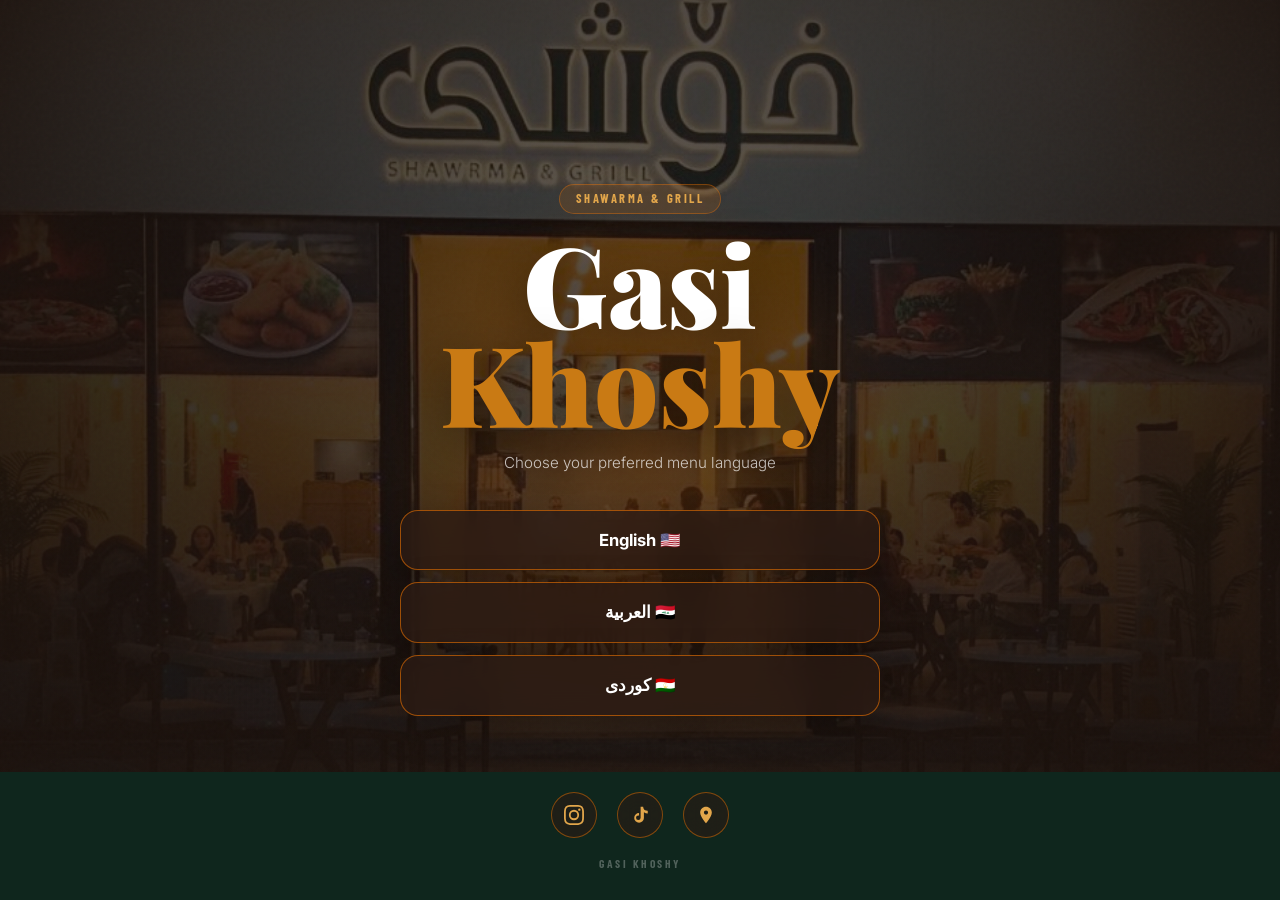
<file: index.html>
<!DOCTYPE html>
<html lang="en" dir="ltr">
<head>
  <meta charset="UTF-8" />
  <meta name="viewport" content="width=device-width, initial-scale=1.0" />
  <title>Gasi Khoshy - Welcome</title>
  <meta http-equiv="refresh" content="0; url=landing.html" />
  <link rel="canonical" href="landing.html" />
</head>
<body>
  <script>
    window.location.replace('landing.html');
  </script>
  <noscript>
    <a href="landing.html">Open Gasi Khoshy menu welcome page</a>
  </noscript>
</body>
</html>
</file>
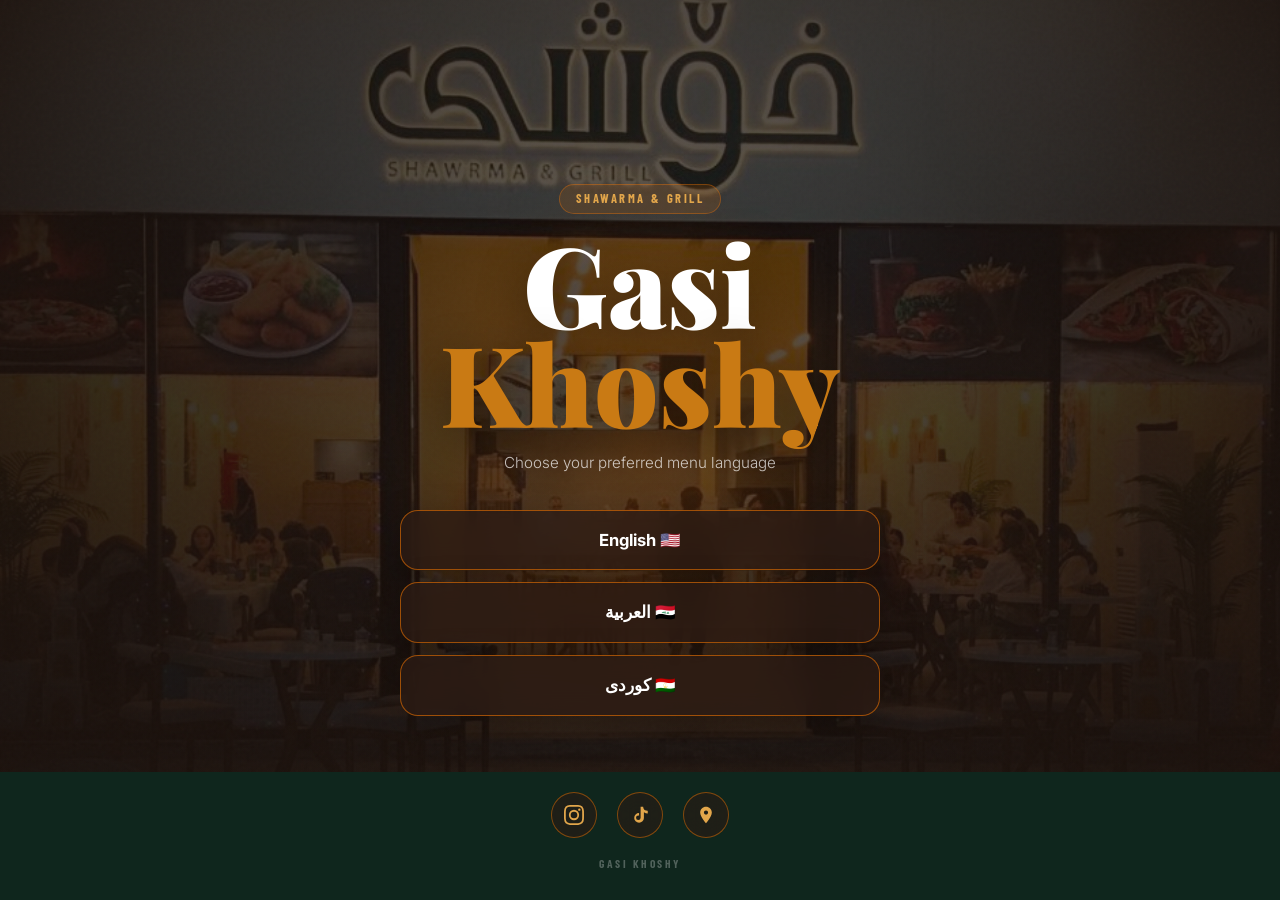
<file: landing.html>
<!DOCTYPE html>
<html lang="en" dir="ltr">
<head>
  <meta charset="UTF-8" />
  <meta name="viewport" content="width=device-width, initial-scale=1.0" />
  <title>Gasi Khoshy - Choose Language</title>
  <link
    href="https://fonts.googleapis.com/css2?family=Playfair+Display:wght@700;900&family=Inter:wght@300;400;500;600&family=Barlow+Condensed:wght@600;700&display=swap"
    rel="stylesheet"
  />
  <link rel="stylesheet" href="style.css" />
</head>
<body class="landing-page">
  <main class="landing-shell" aria-labelledby="landingTitle">
    <video
      class="landing-video"
      autoplay
      muted
      loop
      playsinline
      preload="metadata"
    >
      <source src="assets/videos/hero.mp4" type="video/mp4" />
    </video>

    <div class="landing-overlay"></div>

    <section class="landing-content">
      <p class="landing-eyebrow">Shawarma & Grill</p>
      <h1 class="landing-logo" id="landingTitle">Gasi <span>Khoshy</span></h1>
      <p class="landing-tagline">Choose your preferred menu language</p>

      <div class="landing-language-list" aria-label="Choose language">
        <button class="landing-language-btn" type="button" data-lang="en">English 🇺🇸</button>
        <button class="landing-language-btn" type="button" data-lang="ar">العربية 🇮🇶</button>
        <button class="landing-language-btn" type="button" data-lang="ku">کوردی 🇹🇯</button>
      </div>
    </section>

    <!-- Landing Footer -->
    <footer class="landing-footer">
      <div class="landing-social-icons">
        <!-- Instagram -->
        <a href=" https://www.instagram.com/gase_khoshe_kornish?igsh=YnpzMzVpdnd2d2Jj" class="landing-social-link" aria-label="Instagram" target="_blank" rel="noopener">
          <svg viewBox="0 0 24 24" aria-hidden="true">
            <path d="M12 2.163c3.204 0 3.584.012 4.85.07 3.252.148 4.771 1.691 4.919 4.919.058 1.265.069 1.645.069 4.849 0 3.205-.012 3.584-.069 4.849-.149 3.225-1.664 4.771-4.919 4.919-1.266.058-1.644.07-4.85.07-3.204 0-3.584-.012-4.849-.07-3.26-.149-4.771-1.699-4.919-4.92-.058-1.265-.07-1.644-.07-4.849 0-3.204.013-3.583.07-4.849.149-3.227 1.664-4.771 4.919-4.919 1.266-.057 1.645-.069 4.849-.069zM12 0C8.741 0 8.333.014 7.053.072 2.695.272.273 2.69.073 7.052.014 8.333 0 8.741 0 12c0 3.259.014 3.668.072 4.948.2 4.358 2.618 6.78 6.98 6.98C8.333 23.986 8.741 24 12 24c3.259 0 3.668-.014 4.948-.072 4.354-.2 6.782-2.618 6.979-6.98.059-1.28.073-1.689.073-4.948 0-3.259-.014-3.667-.072-4.947-.196-4.354-2.617-6.78-6.979-6.98C15.668.014 15.259 0 12 0zm0 5.838a6.162 6.162 0 100 12.324 6.162 6.162 0 000-12.324zM12 16a4 4 0 110-8 4 4 0 010 8zm6.406-11.845a1.44 1.44 0 100 2.881 1.44 1.44 0 000-2.881z"/>
          </svg>
        </a>
        <!-- Facebook -->
        <a href="https://vt.tiktok.com/ZSXYu5bxJ/"
   class="landing-social-link"
   aria-label="TikTok"
   target="_blank"
   rel="noopener">
  <svg viewBox="0 0 24 24" aria-hidden="true">
    <path fill="currentColor"
      d="M19.59 6.69a4.83 4.83 0 0 1-3.77-4.35V2h-3.08v13.39a2.75 2.75 0 1 1-2.75-2.75c.3 0 .6.05.88.14V9.64a5.83 5.83 0 1 0 5.83 5.83V8.58a7.92 7.92 0 0 0 4.62 1.48V7a4.84 4.84 0 0 1-1.73-.31z"/>
  </svg>
</a>
        <!-- Location -->
        <a href="https://maps.app.goo.gl/UkWrdXcDjHf1oaqy5?g_st=ic" class="landing-social-link" aria-label="Our Location" target="_blank" rel="noopener">
          <svg viewBox="0 0 24 24" aria-hidden="true">
            <path d="M12 2C8.13 2 5 5.13 5 9c0 5.25 7 13 7 13s7-7.75 7-13c0-3.87-3.13-7-7-7zm0 9.5c-1.38 0-2.5-1.12-2.5-2.5s1.12-2.5 2.5-2.5 2.5 1.12 2.5 2.5-1.12 2.5-2.5 2.5z"/>
          </svg>
        </a>
      </div>
      <p class="landing-brand-name">Gasi Khoshy</p>
    </footer>
  </main>

  <script>
    const supportedLanguages = ['en', 'ar', 'ku'];
    const rtlLanguages = ['ar', 'ku'];
    const storageKey = 'selectedLanguage';

    function selectLandingLanguage(language) {
      if (!supportedLanguages.includes(language)) {
        return;
      }

      localStorage.setItem(storageKey, language);
      document.documentElement.lang = language;
      document.documentElement.dir = rtlLanguages.includes(language) ? 'rtl' : 'ltr';
      document.body.dir = document.documentElement.dir;
      document.body.classList.add('landing-exiting');

      window.setTimeout(() => {
        window.location.href = 'menu.html';
      }, 260);
    }

    document.querySelectorAll('.landing-language-btn').forEach(button => {
      button.addEventListener('click', () => selectLandingLanguage(button.dataset.lang));
    });
  </script>
</body>
</html>
</file>
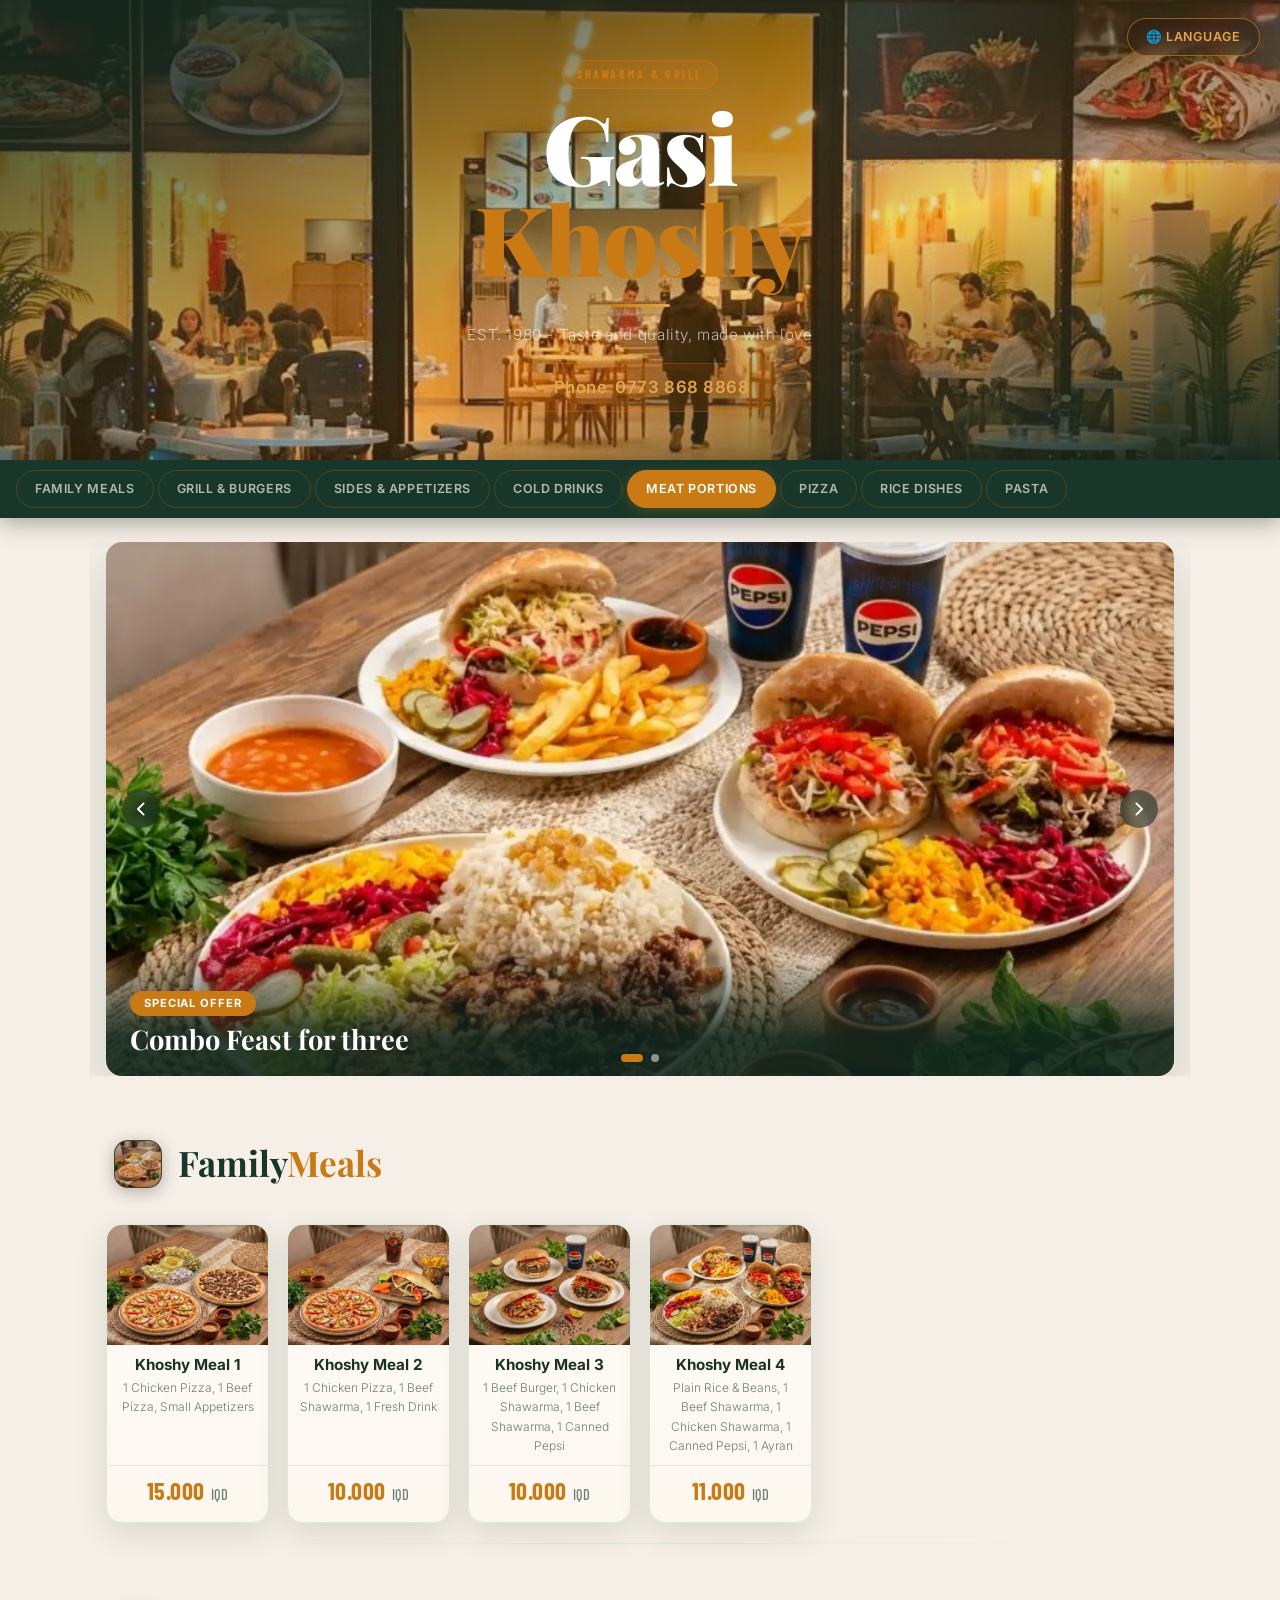
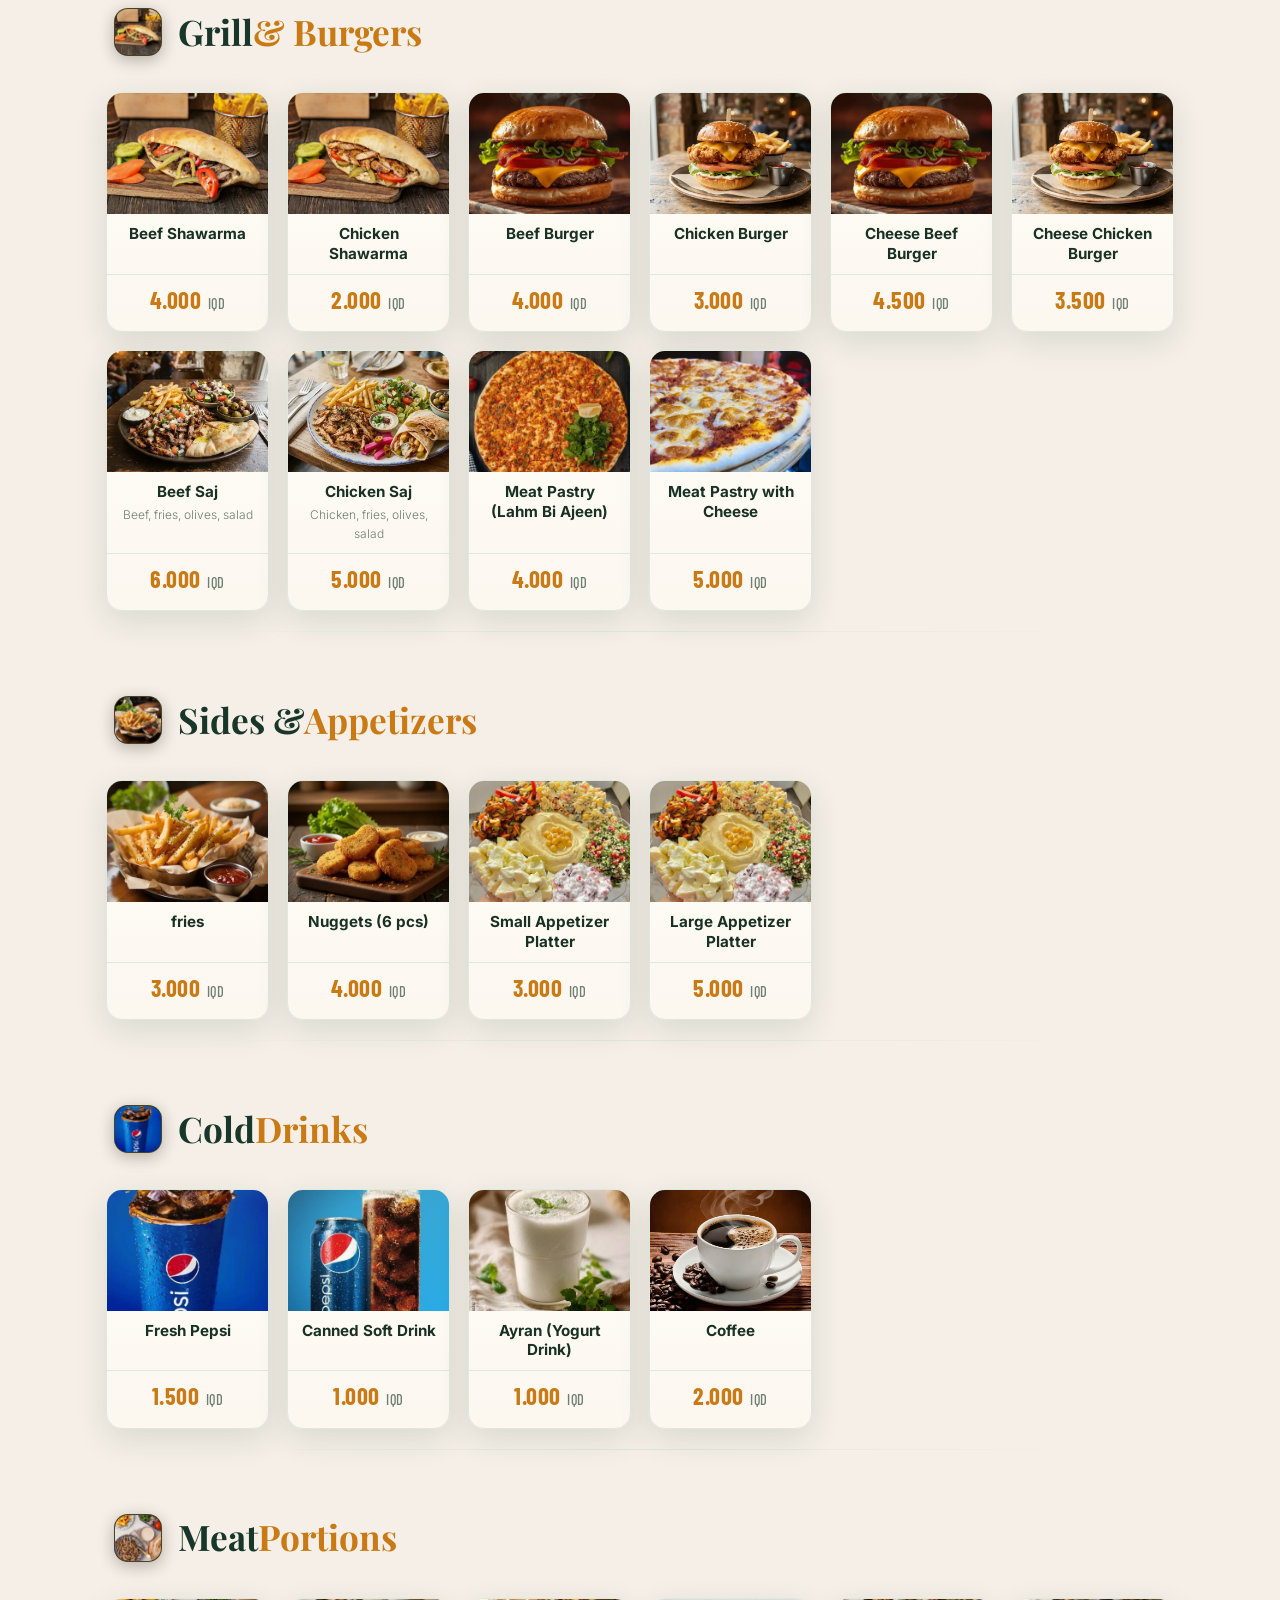
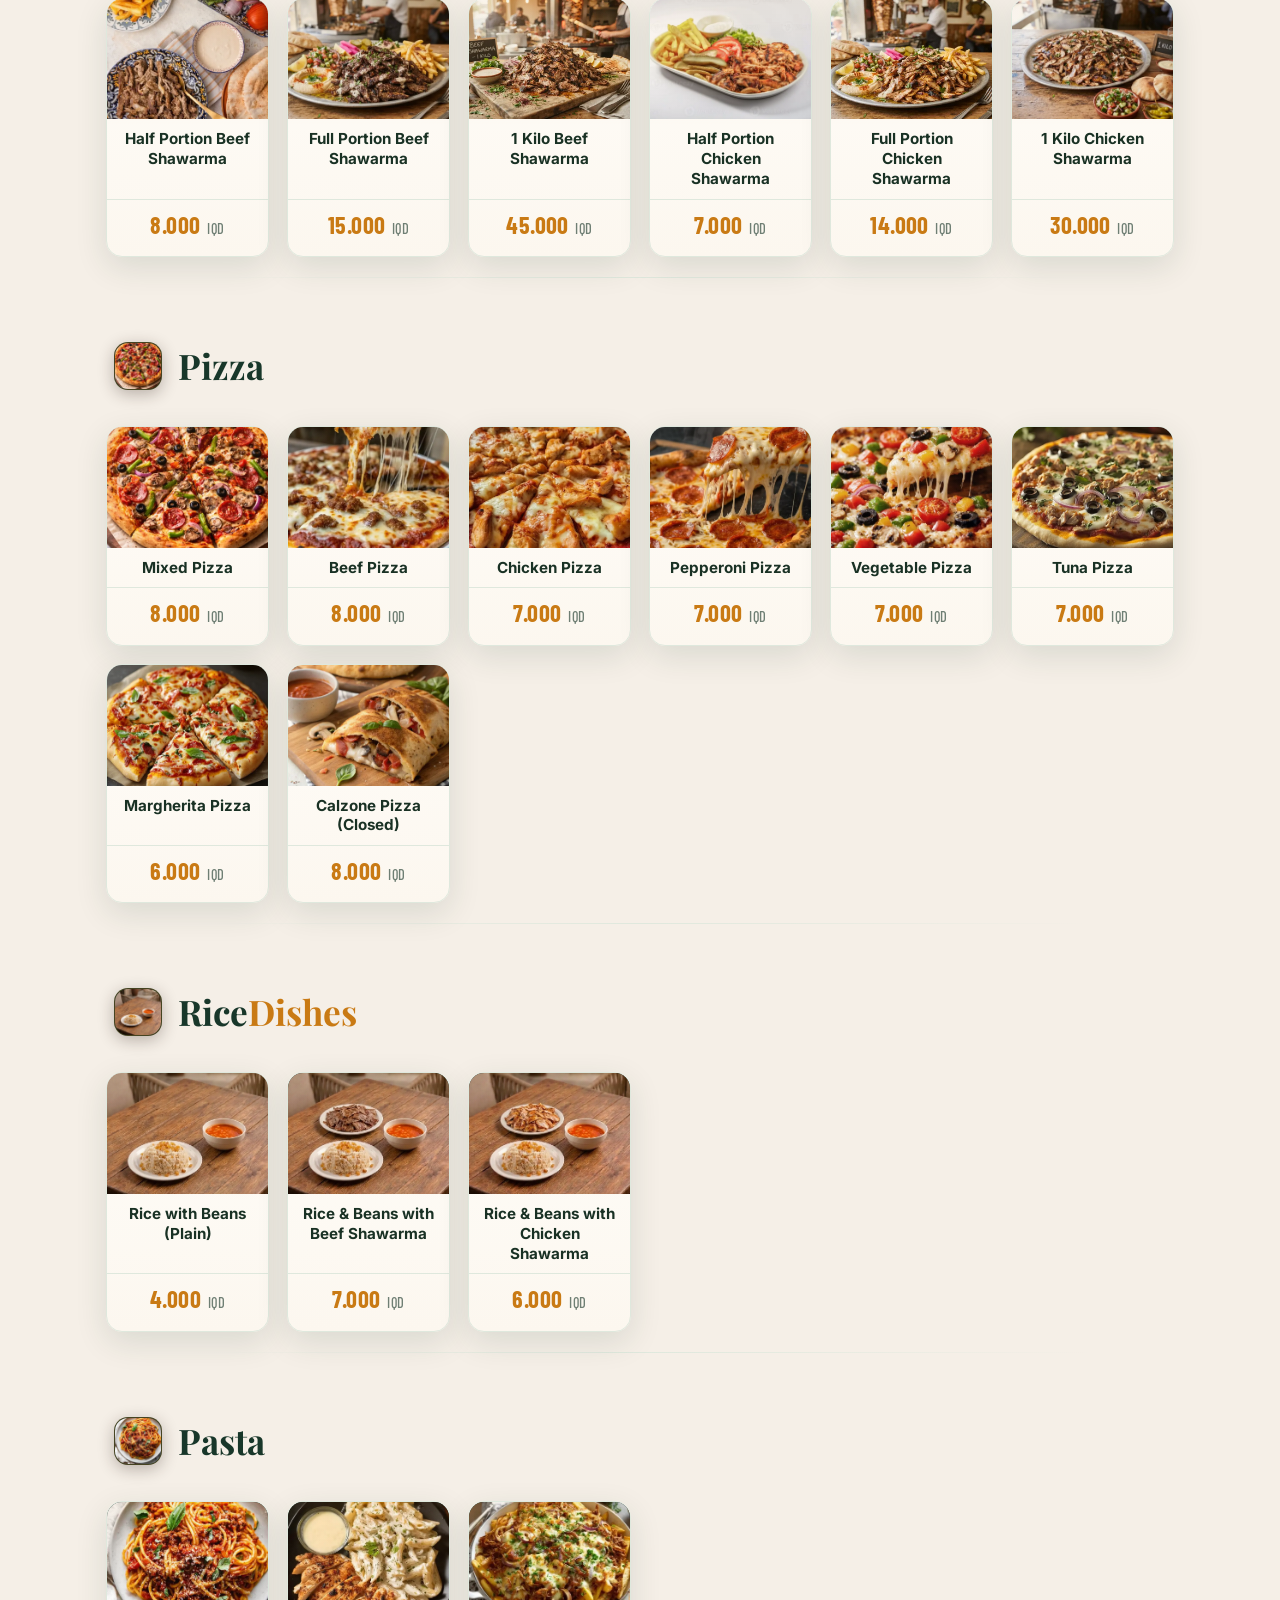
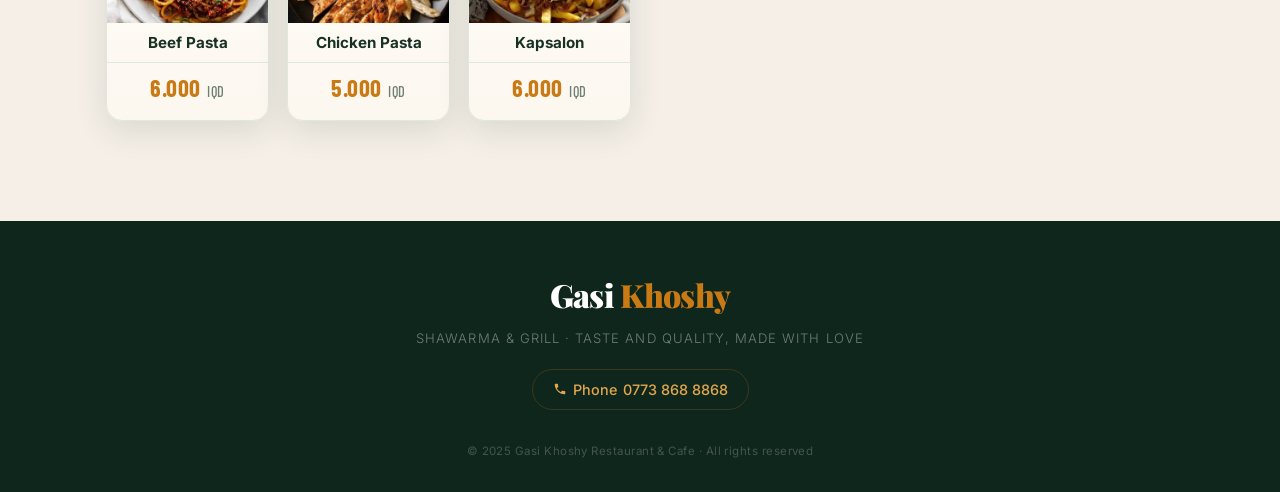
<file: menu.html>
<!DOCTYPE html>
<html lang="en" dir="ltr">
<head>
  <meta charset="UTF-8" />
  <meta name="viewport" content="width=device-width, initial-scale=1.0" />
  <title>Gasi Khoshy - Restaurant & Cafe</title>
  <link
    href="https://fonts.googleapis.com/css2?family=Playfair+Display:wght@700;900&family=Inter:wght@300;400;500;600&family=Barlow+Condensed:wght@600;700&display=swap"
    rel="stylesheet"
  />
  <link rel="stylesheet" href="style.css" />
</head>
<body>

  <!-- HERO -->
  <header class="hero">
    <div class="hero-bg"></div>

    <div class="hero-top-bar">
      <button class="hero-btn hero-btn-outline" onclick="openLang()" data-i18n="buttons.language">Language</button>
     
    </div>

    <div class="hero-content">
      <div class="hero-eyebrow" data-i18n="hero.eyebrow">Shawarma & Grill</div>
      <h1 class="hero-title" data-i18n-html="brand.logo">
        Gasi <span>Khoshy</span>
      </h1>
      <div class="hero-divider"></div>
      <p class="hero-tagline" data-i18n="hero.tagline">Quality food, crafted with care</p>
      <a class="hero-phone" href="tel:07738688868" aria-label="Phone" data-i18n-attr="aria-label:labels.phone">
        <svg viewBox="0 0 24 24" aria-hidden="true">
          <path d="M6.6 10.8c1.4 2.8 3.8 5.1 6.6 6.6l2.2-2.2c.3-.3.7-.4 1-.2 1.1.4 2.3.6 3.6.6.6 0 1 .4 1 1V20c0 .6-.4 1-1 1-9.4 0-17-7.6-17-17 0-.6.4-1 1-1h3.5c.6 0 1 .4 1 1 0 1.3.2 2.5.6 3.6.1.3 0 .7-.2 1L6.6 10.8z"/>
        </svg>
        <span data-i18n="labels.phone">Phone</span>
        <span>0773 868 8868</span>
      </a>
    </div>
  </header>

  <!-- STICKY NAV -->
  <nav class="sticky-nav" id="stickyNav" aria-label="Menu categories" data-i18n-attr="aria-label:labels.menuCategories">
    <div class="nav-inner" id="navInner"></div>
  </nav>

  <!-- PROMO CAROUSEL -->
  <section class="promo-carousel" id="promoCarousel" aria-label="Special offers and new dishes" aria-roledescription="carousel">
    <div class="carousel-track" id="carouselTrack">
      <div class="carousel-slide">
        <img src="assets/images/family-meal-4.webp" alt="Special combo offer" />
        <div class="carousel-caption">
          <span class="carousel-badge" data-i18n="promo.offerBadge">Special Offer</span>
          <h3 data-i18n="promo.offerTitle">Combo Feast for Three</h3>
        </div>
      </div>
      <div class="carousel-slide">
        <img src="assets/images/kapsalon.webp" alt="Kapsalon" />
        <div class="carousel-caption">
          <span class="carousel-badge" data-i18n="promo.newBadge">New Dish</span>
          <h3 data-i18n="promo.newTitle">Kapsalon</h3>
        </div>
      </div>
      
    </div>

    <button class="carousel-arrow carousel-prev" onclick="carouselMove(-1)" aria-label="Previous slide">
      <svg viewBox="0 0 24 24" aria-hidden="true"><path d="M15.5 4.5l-7.5 7.5 7.5 7.5" stroke="currentColor" stroke-width="2.5" fill="none" stroke-linecap="round" stroke-linejoin="round"/></svg>
    </button>
    <button class="carousel-arrow carousel-next" onclick="carouselMove(1)" aria-label="Next slide">
      <svg viewBox="0 0 24 24" aria-hidden="true"><path d="M8.5 4.5l7.5 7.5-7.5 7.5" stroke="currentColor" stroke-width="2.5" fill="none" stroke-linecap="round" stroke-linejoin="round"/></svg>
    </button>

    <div class="carousel-dots" id="carouselDots">
      <button class="carousel-dot active" onclick="carouselGoTo(0)" aria-label="Slide 1"></button>
      <button class="carousel-dot" onclick="carouselGoTo(1)" aria-label="Slide 2"></button>
    </div>
  </section>

  <!-- MENU CONTENT -->
  <main id="menuMain"></main>

  <!-- FOOTER -->
  <footer>
    <div class="footer-logo" data-i18n-html="brand.logo">Gasi <span>Khoshy</span></div>
    <p class="footer-tagline" data-i18n="footer.tagline">Restaurant & Cafe · Fine Food Daily</p>
    <a class="footer-phone" href="tel:07738688868" aria-label="Phone" data-i18n-attr="aria-label:labels.phone">
      <svg width="14" height="14" viewBox="0 0 24 24" fill="currentColor" aria-hidden="true">
        <path d="M6.6 10.8c1.4 2.8 3.8 5.1 6.6 6.6l2.2-2.2c.3-.3.7-.4 1-.2 1.1.4 2.3.6 3.6.6.6 0 1 .4 1 1V20c0 .6-.4 1-1 1-9.4 0-17-7.6-17-17 0-.6.4-1 1-1h3.5c.6 0 1 .4 1 1 0 1.3.2 2.5.6 3.6.1.3 0 .7-.2 1L6.6 10.8z"/>
      </svg>
      <span data-i18n="labels.phone">Phone</span>
      <span>0773 868 8868</span>
    </a>
    <p class="footer-copy" data-i18n="footer.copy">© 2025 Gasi Khoshy Restaurant & Cafe · All rights reserved</p>
  </footer>

  <!-- SCROLL-TO-TOP -->
  <button
    class="scroll-top"
    id="scrollTopBtn"
    onclick="window.scrollTo({ top: 0, behavior: 'smooth' })"
    aria-label="Back to top"
    data-i18n-attr="aria-label:buttons.backToTop"
  >
    <svg viewBox="0 0 24 24" aria-hidden="true"><path d="M12 4l-8 8h5v8h6v-8h5z"/></svg>
  </button>

  <!-- LANGUAGE MODAL -->
  <div class="overlay" id="langOverlay" onclick="closeAll(event)">
    <div class="modal" role="dialog" aria-modal="true" aria-labelledby="languageTitle">
      <span class="modal-close" onclick="closeAll()" aria-label="Close" data-i18n-attr="aria-label:buttons.close">×</span>
      <h2 id="languageTitle" data-i18n="modals.languageTitle">Choose Language</h2>
      <p data-i18n="modals.languageDescription">Choose your preferred menu language.</p>
      <div class="lang-list">
        <button class="lang-opt" data-lang="en">English 🇺🇸</button>
        <button class="lang-opt" data-lang="ar">العربية 🇮🇶</button>
        <button class="lang-opt" data-lang="ku">کوردی 🇹🇯</button>
      </div>
    </div>
  </div>


  <!-- ITEM DETAILS MODAL -->
  <div class="overlay" id="itemDetailsOverlay" onclick="closeAll(event)">
    <div class="modal item-details-modal" role="dialog" aria-modal="true" aria-labelledby="itemDetailsTitle">
      <span class="modal-close" onclick="closeAll()" aria-label="Close" data-i18n-attr="aria-label:buttons.close">x</span>
      <div class="item-details-icon" id="itemDetailsIcon" aria-hidden="true"></div>
      <h2 id="itemDetailsTitle"></h2>
      <p class="item-details-price" id="itemDetailsPrice"></p>
    </div>
  </div>

  <script src="script.js"></script>
</body>
</html>
</file>
<file: style.css>
/* ═══════════════════════════════════════════════════════════════
   GAVLE Restaurant & Café — style.css
   ═══════════════════════════════════════════════════════════════ */
 
/* ── DESIGN TOKENS ──────────────────────────────────────────── */
:root {
  --espresso:   #18372a;
  --espresso2:  #21553a;
  --espresso3:  #0f261d;
  --orange:     #c97a14;
  --orange2:    #e2a64b;
  --orange3:    #f8e2bf;
  --bg:         #f5efe7;
  --card:       #fffdf9;
  --text:       #193124;
  --muted:      #6f7f74;
  --border:     #dfe8dd;
  --shadow:     0 10px 32px rgba(24, 55, 42, .12);
  --shadow-lg:  0 22px 60px rgba(24, 55, 42, .18);
  --radius:     16px;
  --radius-sm:  10px;
}
 
/* ── RESET ──────────────────────────────────────────────────── */
*,
*::before,
*::after {
  box-sizing: border-box;
  margin: 0;
  padding: 0;
}
 
html {
  scroll-behavior: smooth;
}
 
body {
  font-family: 'Inter', sans-serif;
  background: var(--bg);
  color: var(--text);
  line-height: 1.6;
  overflow-x: hidden;
}

body.is-rtl {
  direction: rtl;
  font-family: 'Inter', 'Tahoma', 'Arial', sans-serif;
}
 
img {
  display: block;
  max-width: 100%;
}
 
button {
  cursor: pointer;
  border: none;
  background: none;
  font: inherit;
}

/* Landing page */
.landing-page {
  min-height: 100vh;
  background: var(--espresso3);
  overflow: hidden;
}

.landing-shell {
  position: relative;
  min-height: 100vh;
  min-height: 100svh;
  display: grid;
  place-items: center;
  isolation: isolate;
  padding: 28px;
}

.landing-video,
.landing-overlay {
  position: fixed;
  inset: 0;
  width: 100%;
  height: 100%;
}

.landing-video {
  object-fit: cover;
  background:
   /* linear-gradient(155deg, rgba(26, 16, 11, .98), rgba(61, 35, 23, .72)),*/
    url('assets/images/xoshi.jpeg') center / cover no-repeat;
  transform: scale(1.02);
  z-index: -3;
}

.landing-overlay {
  background:
    radial-gradient(circle at center, rgba(255, 122, 0, .16) 0%, rgba(26, 16, 11, .2) 34%, rgba(26, 16, 11, .9) 100%),
    linear-gradient(180deg, rgba(26, 16, 11, .58), rgba(26, 16, 11, .96));
  z-index: -2;
}

.landing-overlay::after {
  content: '';
  position: absolute;
  inset: 0;
  background-image: url("data:image/svg+xml,%3Csvg viewBox='0 0 256 256' xmlns='http://www.w3.org/2000/svg'%3E%3Cfilter id='n'%3E%3CfeTurbulence type='fractalNoise' baseFrequency='0.85' numOctaves='4' stitchTiles='stitch'/%3E%3C/filter%3E%3Crect width='100%25' height='100%25' filter='url(%23n)' opacity='0.05'/%3E%3C/svg%3E");
  opacity: .45;
}

.landing-content {
  width: min(100%, 480px);
  text-align: center;
  color: #fff;
  animation: landingFadeUp .72s ease both;
}

.landing-eyebrow {
  display: inline-flex;
  align-items: center;
  justify-content: center;
  min-height: 28px;
  padding: 4px 16px;
  border: 1px solid rgba(255, 122, 0, .34);
  border-radius: 999px;
  background: rgba(255, 122, 0, .12);
  color: var(--orange2);
  font-family: 'Barlow Condensed', sans-serif;
  font-size: .78rem;
  font-weight: 700;
  letter-spacing: .2em;
  text-transform: uppercase;
  animation: landingFadeIn .8s .08s ease both;
}

.landing-logo {
  margin-top: 20px;
  font-family: 'Playfair Display', serif;
  font-size: clamp(4rem, 18vw, 7rem);
  font-weight: 900;
  line-height: .88;
  letter-spacing: 0;
  text-shadow: 0 14px 50px rgba(0, 0, 0, .45);
  animation: landingFadeIn .8s .18s ease both;
}

.landing-logo span {
  display: block;
  color: var(--orange);
}

.landing-tagline {
  margin: 20px auto 0;
  color: rgba(255, 255, 255, .72);
  font-size: .95rem;
  font-weight: 300;
  animation: landingFadeIn .8s .28s ease both;
}

.landing-language-list {
  display: flex;
  flex-direction: column;
  gap: 12px;
  margin-top: 34px;
  animation: landingFadeUp .72s .34s ease both;
}

.landing-language-btn {
  width: 100%;
  min-height: 58px;
  padding: 16px 22px;
  border: 1.5px solid rgba(255, 122, 0, .55);
  border-radius: 18px;
  background: rgba(43, 27, 20, .72);
  color: #fff;
  box-shadow: 0 12px 38px rgba(0, 0, 0, .22);
  backdrop-filter: blur(14px);
  font-size: 1.04rem;
  font-weight: 700;
  transition: transform .24s ease, border-color .24s ease, background .24s ease, box-shadow .24s ease;
}

.landing-language-btn:hover,
.landing-language-btn:focus-visible {
  transform: translateY(-3px);
  border-color: var(--orange);
  background: linear-gradient(135deg, rgba(255, 122, 0, .96), rgba(255, 161, 77, .9));
  box-shadow: 0 18px 46px rgba(255, 122, 0, .28);
  outline: none;
}

.landing-language-btn:active {
  transform: translateY(-1px) scale(.99);
}

.landing-exiting .landing-content,
.landing-exiting .landing-video,
.landing-exiting .landing-overlay {
  opacity: 0;
  transition: opacity .26s ease;
}

@keyframes landingFadeIn {
  from {
    opacity: 0;
  }
  to {
    opacity: 1;
  }
}

@keyframes landingFadeUp {
  from {
    opacity: 0;
    transform: translateY(18px);
  }
  to {
    opacity: 1;
    transform: translateY(0);
  }
}
 
/* ── HERO ───────────────────────────────────────────────────── */
.hero {
  position: relative;
  min-height: 400px;
  display: flex;
  align-items: center;
  justify-content: center;
  overflow: hidden;
  background: var(--espresso3);
}
 
.hero-bg {
  position: absolute;
  inset: 0;
  background:
    linear-gradient(160deg, rgba(15, 38, 29, .94) 0%, rgba(201, 122, 20, .24) 60%, rgba(15, 38, 29, .96) 100%),
    url('assets/images/xoshi.jpeg') center / cover no-repeat;
  transform: scale(1.05);
  animation: heroZoom 12s ease-in-out infinite alternate;
}
 
@keyframes heroZoom {
  from { transform: scale(1.05); }
  to   { transform: scale(1.12); }
}
 
/* Grain texture overlay */
.hero-bg::after {
  content: '';
  position: absolute;
  inset: 0;
  background-image: url("data:image/svg+xml,%3Csvg viewBox='0 0 256 256' xmlns='http://www.w3.org/2000/svg'%3E%3Cfilter id='n'%3E%3CfeTurbulence type='fractalNoise' baseFrequency='0.9' numOctaves='4' stitchTiles='stitch'/%3E%3C/filter%3E%3Crect width='100%25' height='100%25' filter='url(%23n)' opacity='0.04'/%3E%3C/svg%3E");
  opacity: .4;
  pointer-events: none;
}
 
/* Hero top-right buttons */
.hero-top-bar {
  position: absolute;
  top: 18px;
  right: 20px;
  display: flex;
  gap: 10px;
  z-index: 10;
}
 
.hero-btn {
  padding: 8px 18px;
  border-radius: 50px;
  font-size: .78rem;
  font-weight: 600;
  letter-spacing: .06em;
  text-transform: uppercase;
  transition: all .22s ease;
  backdrop-filter: blur(10px);
}
 
.hero-btn-outline {
  border: 1.5px solid rgba(201, 122, 20, .7);
  color: var(--orange2);
  background: rgba(43, 27, 20, .4);
}
 
.hero-btn-outline:hover {
  background: var(--orange);
  border-color: var(--orange);
  color: #fff;
  transform: scale(1.06);
  box-shadow: 0 4px 16px rgba(255, 122, 0, .4);
}
 
.hero-btn-fill {
  background: var(--orange);
  color: #fff;
  border: 1.5px solid var(--orange);
}
 
.hero-btn-fill:hover {
  background: var(--orange2);
  transform: scale(1.06);
  box-shadow: 0 4px 16px rgba(255, 122, 0, .45);
}
 
/* Hero text content */
.hero-content {
  position: relative;
  z-index: 5;
  text-align: center;
  padding: 60px 24px 48px;
}
 
.hero-eyebrow {
  display: inline-block;
  font-family: 'Barlow Condensed', sans-serif;
  font-size: .75rem;
  font-weight: 700;
  letter-spacing: .22em;
  text-transform: uppercase;
  color: var(--orange);
  margin-bottom: 12px;
  background: rgba(255, 122, 0, .12);
  padding: 4px 14px;
  border-radius: 50px;
  border: 1px solid rgba(255, 122, 0, .3);
}
 
.hero-title {
  font-family: 'Playfair Display', serif;
  font-size: clamp(3rem, 9vw, 6rem);
  font-weight: 900;
  color: #fff;
  line-height: .95;
  letter-spacing: -.02em;
}
 
.hero-title span {
  color: var(--orange);
  display: block;
}
 
.hero-divider {
  width: 60px;
  height: 3px;
  background: linear-gradient(90deg, var(--orange), var(--orange2));
  border-radius: 2px;
  margin: 20px auto 16px;
}
 
.hero-tagline {
  font-size: .95rem;
  color: rgba(255, 255, 255, .65);
  letter-spacing: .04em;
  font-weight: 300;
  margin-bottom: 8px;
}
 
.hero-phone {
  display: inline-flex;
  align-items: center;
  gap: 8px;
  color: var(--orange2);
  font-size: 1.05rem;
  font-weight: 600;
  letter-spacing: .03em;
  text-decoration: none;
  padding: 10px 22px;
  border-radius: 50px;
  background: rgba(255, 122, 0, .1);
  border: 1px solid rgba(255, 122, 0, .25);
  transition: all .2s ease;
  margin-top: 8px;
}
 
.hero-phone:hover {
  background: rgba(255, 122, 0, .2);
  transform: translateY(-1px);
}
 
.hero-phone svg {
  width: 15px;
  height: 15px;
  fill: var(--orange);
}
 
/* ── STICKY NAV ─────────────────────────────────────────────── */
.sticky-nav {
  position: sticky;
  top: 0;
  z-index: 100;
  background: var(--espresso);
  padding: 0;
  box-shadow: 0 4px 24px rgba(0, 0, 0, .35);
}
 
.nav-inner {
  display: flex;
  overflow-x: auto;
  scrollbar-width: none;
  gap: 4px;
  padding: 10px 16px;
}
 
.nav-inner::-webkit-scrollbar {
  display: none;
}
 
.nav-btn {
  flex-shrink: 0;
  padding: 8px 18px;
  border-radius: 50px;
  font-size: .78rem;
  font-weight: 600;
  letter-spacing: .05em;
  text-transform: uppercase;
  color: rgba(255, 255, 255, .65);
  border: 1.5px solid rgba(201, 122, 20, .25);
  transition: all .2s ease;
  white-space: nowrap;
}
 
.nav-btn:hover,
.nav-btn.active {
  background: var(--orange);
  border-color: var(--orange);
  color: #fff;
  box-shadow: 0 3px 14px rgba(201, 122, 20, .28);
}
 
/* ── PROMO CAROUSEL ─────────────────────────────────────────── */
.promo-carousel {
  direction: ltr;
  position: relative;
  max-width: 1100px;
  margin: 24px auto 0;
  padding: 0 16px;
  overflow: hidden;
}

.carousel-track {
  display: flex;
  border-radius: var(--radius);
  overflow-x: hidden;
  overflow-y: hidden;
  box-shadow: var(--shadow-lg);
  scroll-behavior: smooth;
  scrollbar-width: none;
}

.carousel-track::-webkit-scrollbar {
  display: none;
}

.carousel-slide {
  position: relative;
  flex: 0 0 100%;
  aspect-ratio: 16 / 8;
  background: var(--espresso3);
}

.carousel-slide img {
  width: 100%;
  height: 100%;
  object-fit: cover;
}

.carousel-caption {
  position: absolute;
  inset: auto 0 0 0;
  padding: 40px 24px 20px;
  background: linear-gradient(180deg, transparent, rgba(15, 38, 29, .88) 70%);
  color: #fff;
}

.carousel-badge {
  display: inline-block;
  padding: 4px 14px;
  border-radius: 50px;
  background: var(--orange);
  font-size: .7rem;
  font-weight: 700;
  letter-spacing: .08em;
  text-transform: uppercase;
  margin-bottom: 8px;
}

.carousel-caption h3 {
  font-family: 'Playfair Display', serif;
  font-size: clamp(1.2rem, 3.4vw, 1.7rem);
  font-weight: 700;
  line-height: 1.15;
}

.carousel-arrow {
  position: absolute;
  top: 50%;
  transform: translateY(-50%);
  width: 38px;
  height: 38px;
  border-radius: 50%;
  display: flex;
  align-items: center;
  justify-content: center;
  background: rgba(15, 38, 29, .55);
  color: #fff;
  backdrop-filter: blur(4px);
  transition: background .2s ease, transform .2s ease;
  z-index: 2;
}

.carousel-arrow svg {
  width: 18px;
  height: 18px;
}

.carousel-arrow:hover {
  background: var(--orange);
}

.carousel-prev {
  left: 32px;
}

.carousel-next {
  right: 32px;
}

.carousel-dots {
  position: absolute;
  bottom: 14px;
  left: 50%;
  transform: translateX(-50%);
  display: flex;
  gap: 8px;
  z-index: 2;
}

.carousel-dot {
  width: 8px;
  height: 8px;
  border-radius: 50%;
  background: rgba(255, 255, 255, .5);
  transition: all .2s ease;
}

.carousel-dot.active {
  background: var(--orange);
  width: 22px;
  border-radius: 5px;
}

/* ── MENU SECTIONS ──────────────────────────────────────────── */
.menu-section {
  padding: 64px 0 20px;
  max-width: 1100px;
  margin: 0 auto;
}
 
.section-header {
  display: flex;
  align-items: center;
  gap: 16px;
  padding: 0 24px 36px;
}
 
.section-icon {
  width: 48px;
  height: 48px;
  background: var(--espresso);
  border-radius: 14px;
  overflow: hidden;
  flex-shrink: 0;
  box-shadow: 0 4px 16px rgba(43, 27, 20, .3);
  border: 1px solid rgba(255, 122, 0, .2);
}

.section-icon img {
  width: 100%;
  height: 100%;
  object-fit: cover;
}
 
.section-title {
  font-family: 'Playfair Display', serif;
  font-size: clamp(1.6rem, 4vw, 2.2rem);
  font-weight: 700;
  color: var(--espresso);
  line-height: 1.1;
}
 
.section-title em {
  font-style: normal;
  color: var(--orange);
}
 
/* ── ITEM CARDS ─────────────────────────────────────────────── */
.items-container {
  display: grid;
  grid-template-columns: repeat(auto-fill, minmax(160px, 1fr));
  gap: 18px;
  padding: 0 16px;
}
 
.menu-item {
  display: flex;
  flex-direction: column;
  align-items: stretch;
  background: linear-gradient(180deg, var(--card), #fcf7ef);
  border-radius: var(--radius);
  box-shadow: var(--shadow);
  position: relative;
  overflow: hidden;
  transition: transform .25s ease, box-shadow .25s ease;
  opacity: 0;
  transform: translateY(24px);
  animation: fadeUp .5s ease forwards;
  border: 1px solid var(--border);
  cursor: pointer;
}

/* Subtle warm gradient wash */
.menu-item::before {
  content: '';
  position: absolute;
  inset: 0;
  background: linear-gradient(180deg, rgba(201, 122, 20, .08) 0%, transparent 50%);
  pointer-events: none;
  z-index: 1;
}

/* Hover lift */
.menu-item:hover {
  transform: translateY(-5px);
  box-shadow: var(--shadow-lg);
}

.menu-item:focus-visible {
  outline: 3px solid rgba(201, 122, 20, .28);
  outline-offset: 4px;
}
 
@keyframes fadeUp {
  to {
    opacity: 1;
    transform: translateY(0);
  }
}

.item-photo {
  width: 100%;
  aspect-ratio: 4 / 3;
  object-fit: cover;
  display: block;
  background: var(--espresso3);
  flex-shrink: 0;
}

/* Item text block below image */
.item-info {
  padding: 10px 12px 4px;
  flex: 1;
}
 
.item-name {
  font-weight: 700;
  font-size: .95rem;
  color: var(--text);
  line-height: 1.3;
  text-align: center;
}
 
.item-note {
  font-size: .75rem;
  color: var(--muted);
  margin-top: 3px;
  font-weight: 300;
  text-align: center;
}
 
/* Price badge */
.item-price {
  font-family: 'Barlow Condensed', sans-serif;
  font-size: 1.5rem;
  font-weight: 700;
  color: var(--orange);
  letter-spacing: .02em;
  white-space: nowrap;
  text-align: center;
  padding: 6px 12px 12px;
  border-top: 1px solid var(--border);
  margin-top: 6px;
}
 
.item-price .currency {
  font-size: .9rem;
  font-weight: 500;
  color: var(--muted);
  display: inline;
  margin-inline-start: 3px;
}
 
/* ── SECTION DIVIDER ────────────────────────────────────────── */
.section-sep {
  height: 1px;
  background: linear-gradient(90deg, transparent, var(--border), transparent);
  max-width: 900px;
  margin: 0 auto;
}
 
/* ── FOOTER ─────────────────────────────────────────────────── */
footer {
  background: var(--espresso3);
  padding: 48px 24px 32px;
  text-align: center;
  margin-top: 80px;
}
 
.footer-logo {
  font-family: 'Playfair Display', serif;
  font-size: 2rem;
  font-weight: 900;
  color: #fff;
  letter-spacing: -.02em;
}
 
.footer-logo span {
  color: var(--orange);
}
 
.footer-tagline {
  font-size: .82rem;
  color: rgba(255, 255, 255, .4);
  margin-top: 8px;
  letter-spacing: .08em;
  text-transform: uppercase;
  font-weight: 300;
}
 
.footer-phone {
  display: inline-flex;
  align-items: center;
  gap: 6px;
  color: var(--orange2);
  font-weight: 500;
  font-size: .9rem;
  margin-top: 20px;
  text-decoration: none;
  padding: 8px 20px;
  border-radius: 50px;
  border: 1px solid rgba(255, 122, 0, .2);
  transition: all .2s ease;
}
 
.footer-phone:hover {
  background: rgba(255, 122, 0, .1);
  transform: translateY(-1px);
}
 
.footer-copy {
  font-size: .72rem;
  color: rgba(255, 255, 255, .22);
  margin-top: 32px;
  letter-spacing: .04em;
}
 
/* ── MODALS / OVERLAYS ──────────────────────────────────────── */
.overlay {
  display: none;
  position: fixed;
  inset: 0;
  background: rgba(0, 0, 0, .6);
  z-index: 999;
  backdrop-filter: blur(4px);
  align-items: center;
  justify-content: center;
}
 
.overlay.open {
  display: flex;
}
 
.modal {
  background: var(--card);
  border-radius: 20px;
  padding: 32px;
  max-width: 400px;
  width: calc(100% - 48px);
  box-shadow: var(--shadow-lg);
  animation: popIn .3s cubic-bezier(.34, 1.56, .64, 1);
}
 
@keyframes popIn {
  from {
    opacity: 0;
    transform: scale(.9) translateY(20px);
  }
  to {
    opacity: 1;
    transform: scale(1) translateY(0);
  }
}
 
.modal h2 {
  font-family: 'Playfair Display', serif;
  font-size: 1.4rem;
  margin-bottom: 8px;
  color: var(--espresso);
}
 
.modal p {
  font-size: .88rem;
  color: var(--muted);
  margin-bottom: 20px;
}
 
.modal-close {
  float: right;
  font-size: 1.3rem;
  color: var(--muted);
  line-height: 1;
  cursor: pointer;
  margin-top: -4px;
}
 
.modal-close:hover {
  color: var(--orange);
}
 
/* Language options */
.lang-list {
  display: flex;
  flex-direction: column;
  gap: 8px;
}
 
.lang-opt {
  padding: 12px 16px;
  border-radius: var(--radius-sm);
  border: 1.5px solid var(--border);
  font-size: .9rem;
  font-weight: 500;
  color: var(--text);
  cursor: pointer;
  transition: all .2s ease;
  text-align: left;
}
 
.lang-opt:hover,
.lang-opt.selected {
  border-color: var(--orange);
  background: rgba(255, 122, 0, .06);
  color: var(--orange);
}
 
.item-details-modal {
  text-align: center;
  max-width: 560px;
  width: min(92vw, 560px);
  padding: 24px 20px 28px;
}

.item-details-icon {
  width: min(78vw, 360px);
  max-width: 360px;
  aspect-ratio: 4 / 3;
  height: auto;
  margin: 0 auto 18px;
  border-radius: 24px;
  display: flex;
  align-items: center;
  justify-content: center;
  background: linear-gradient(135deg, var(--espresso3), var(--espresso2));
  color: #fff;
  overflow: hidden;
  box-shadow: 0 12px 30px rgba(24, 55, 42, .24);
}

.item-details-icon img {
  width: 100%;
  height: 100%;
  object-fit: cover;
  display: block;
}

.item-details-price {
  display: inline-flex;
  align-items: center;
  justify-content: center;
  min-height: 32px;
  margin: 4px 0 20px;
  padding: 4px 14px;
  border-radius: 999px;
  background: rgba(201, 122, 20, .11);
  color: var(--orange);
  font-family: 'Barlow Condensed', sans-serif;
  font-size: 1.5rem;
  font-weight: 700;
}

.item-details-modal h3 {
  margin-bottom: 12px;
  color: var(--espresso);
  font-size: .86rem;
  letter-spacing: .08em;
  text-transform: uppercase;
}

.item-details-list {
  display: flex;
  flex-wrap: wrap;
  justify-content: center;
  gap: 8px;
  list-style: none;
}

.item-details-list li {
  padding: 8px 12px;
  border: 1px solid var(--border);
  border-radius: 999px;
  background: rgba(201, 122, 20, .08);
  color: var(--text);
  font-size: .86rem;
  font-weight: 500;
}

/* RTL language support */
body.is-rtl .hero-top-bar {
  right: auto;
  left: 20px;
}

body.is-rtl .nav-inner {
  direction: rtl;
}

body.is-rtl .menu-item {
  direction: rtl;
}

body.is-rtl .section-header {
  text-align: right;
}

body.is-rtl .item-info,
body.is-rtl .modal,


body.is-rtl .item-price .currency {
  text-align: center;
}

body.is-rtl .modal-close {
  float: left;
}

body.is-rtl .lang-opt {
  text-align: right;
}

body.is-rtl .scroll-top {
  right: auto;
  left: 20px;
}
 
/* ── SCROLL TO TOP ──────────────────────────────────────────── */
.scroll-top {
  position: fixed;
  bottom: 24px;
  right: 20px;
  width: 44px;
  height: 44px;
  background: var(--orange);
  border-radius: 50%;
  display: flex;
  align-items: center;
  justify-content: center;
  box-shadow: 0 4px 20px rgba(255, 122, 0, .45);
  z-index: 200;
  cursor: pointer;
  opacity: 0;
  pointer-events: none;
  transform: translateY(10px);
  transition: all .25s ease;
}
 
.scroll-top.visible {
  opacity: 1;
  pointer-events: all;
  transform: translateY(0);
}
 
.scroll-top svg {
  width: 18px;
  height: 18px;
  fill: #fff;
}
 
.scroll-top:hover {
  background: var(--orange2);
  transform: translateY(-2px);
}
 
/* ── RESPONSIVE ─────────────────────────────────────────────── */
@media (max-width: 600px) {
  .landing-shell {
    padding: 22px;
  }

  .landing-language-list {
    margin-top: 30px;
  }

  .landing-language-btn {
    min-height: 60px;
    border-radius: 16px;
    font-size: 1rem;
  }

  .items-container {
    grid-template-columns: repeat(2, 1fr);
    gap: 12px;
    padding: 0 12px;
  }

  .item-name {
    font-size: .88rem;
  }
 
  .hero-title {
    letter-spacing: -.01em;
  }
 
  .menu-section {
    padding: 48px 0 12px;
  }

  .promo-carousel {
    margin-top: 16px;
    padding: 0 12px;
  }

  .carousel-slide {
    aspect-ratio: 4 / 3;
  }

  .carousel-arrow {
    width: 32px;
    height: 32px;
  }

  .carousel-prev {
    left: 20px;
  }

  .carousel-next {
    right: 20px;
  }

  .carousel-caption {
    padding: 28px 16px 14px;
  }

  body.is-rtl .hero-top-bar {
    left: 12px;
    right: 12px;
    justify-content: center;
    flex-wrap: wrap;
  }
}
 
/* ── LANDING FOOTER ─────────────────────────────────────────── */
.landing-footer {
  position: absolute;
  bottom: 0;
  left: 0;
  right: 0;
  padding: 20px 24px 28px;
  display: flex;
  flex-direction: column;
  align-items: center;
  gap: 16px;
  z-index: 10;
}

.landing-social-icons {
  display: flex;
  align-items: center;
  gap: 20px;
}

.landing-social-link {
  display: flex;
  align-items: center;
  justify-content: center;
  width: 46px;
  height: 46px;
  border-radius: 50%;
  border: 1.5px solid rgba(255, 122, 0, .45);
  background: rgba(43, 27, 20, .6);
  color: var(--orange2);
  text-decoration: none;
  backdrop-filter: blur(12px);
  transition: all .24s ease;
}

.landing-social-link:hover {
  border-color: var(--orange);
  background: var(--orange);
  color: #fff;
  transform: translateY(-3px);
  box-shadow: 0 8px 24px rgba(255, 122, 0, .35);
}

.landing-social-link svg {
  width: 20px;
  height: 20px;
  fill: currentColor;
}

.landing-brand-name {
  font-family: 'Barlow Condensed', sans-serif;
  font-size: .72rem;
  font-weight: 700;
  letter-spacing: .22em;
  text-transform: uppercase;
  color: rgba(255, 255, 255, .28);
}

/* ── REDUCED MOTION ─────────────────────────────────────────── */
@media (prefers-reduced-motion: reduce) {
  .landing-content,
  .landing-eyebrow,
  .landing-logo,
  .landing-tagline,
  .landing-language-list {
    animation: none;
  }

  .landing-language-btn,
  .landing-exiting .landing-content,
  .landing-exiting .landing-video,
  .landing-exiting .landing-overlay {
    transition: none;
  }

  .hero-bg {
    animation: none;
  }
 
  .menu-item {
    animation: none;
    opacity: 1;
    transform: none !important;
  }

  .carousel-track {
    scroll-behavior: auto;
  }
}
</file>
